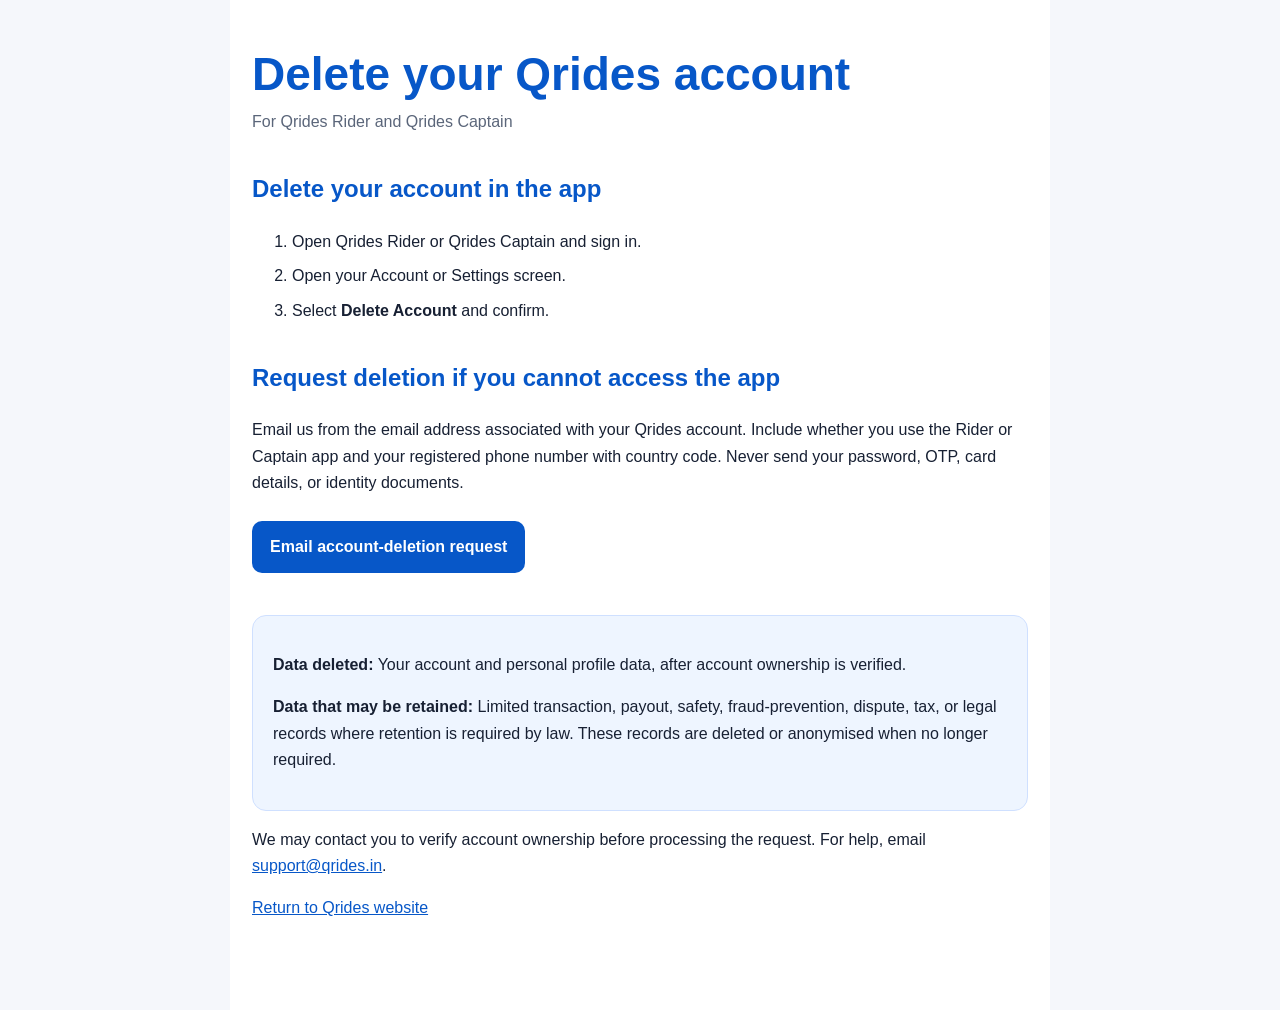
<file: public/account-deletion/index.html>
<!doctype html>
<html lang="en">
<head>
  <meta charset="UTF-8">
  <meta name="viewport" content="width=device-width, initial-scale=1.0">
  <title>Delete Your Qrides Account</title>
  <meta name="description" content="Request deletion of a Qrides Rider or Qrides Captain account and associated data.">
  <style>
    * { box-sizing: border-box; }
    body {
      margin: 0;
      background: #f5f7fb;
      color: #172033;
      font: 16px/1.65 Arial, sans-serif;
    }
    main {
      max-width: 820px;
      min-height: 100vh;
      margin: 0 auto;
      padding: 48px 22px 72px;
      background: #fff;
    }
    h1 { margin: 0 0 8px; color: #0757c8; font-size: clamp(32px, 5vw, 46px); line-height: 1.15; }
    h2 { margin-top: 34px; color: #0757c8; }
    a { color: #0757c8; }
    li { margin: 8px 0; }
    .subtitle { margin-top: 0; color: #5b667a; }
    .button {
      display: inline-block;
      margin: 8px 0 18px;
      padding: 13px 18px;
      border-radius: 10px;
      background: #0757c8;
      color: #fff;
      font-weight: 700;
      text-decoration: none;
    }
    .notice {
      margin-top: 24px;
      padding: 20px;
      border: 1px solid #cfe0ff;
      border-radius: 14px;
      background: #eef5ff;
    }
  </style>
</head>
<body>
<main>
  <h1>Delete your Qrides account</h1>
  <p class="subtitle">For Qrides Rider and Qrides Captain</p>

  <h2>Delete your account in the app</h2>
  <ol>
    <li>Open Qrides Rider or Qrides Captain and sign in.</li>
    <li>Open your Account or Settings screen.</li>
    <li>Select <strong>Delete Account</strong> and confirm.</li>
  </ol>

  <h2>Request deletion if you cannot access the app</h2>
  <p>
    Email us from the email address associated with your Qrides account.
    Include whether you use the Rider or Captain app and your registered
    phone number with country code. Never send your password, OTP, card
    details, or identity documents.
  </p>

  <a class="button" href="mailto:support@qrides.in?subject=Qrides%20account%20deletion%20request&amp;body=App%3A%20Rider%20or%20Captain%0ARegistered%20phone%20with%20country%20code%3A%0ARegistered%20email%3A">
    Email account-deletion request
  </a>

  <div class="notice">
    <p>
      <strong>Data deleted:</strong> Your account and personal profile data,
      after account ownership is verified.
    </p>
    <p>
      <strong>Data that may be retained:</strong> Limited transaction, payout,
      safety, fraud-prevention, dispute, tax, or legal records where retention
      is required by law. These records are deleted or anonymised when no
      longer required.
    </p>
  </div>

  <p>
    We may contact you to verify account ownership before processing the
    request. For help, email
    <a href="mailto:support@qrides.in">support@qrides.in</a>.
  </p>
  <p><a href="/">Return to Qrides website</a></p>
</main>
</body>
</html>
</file>
